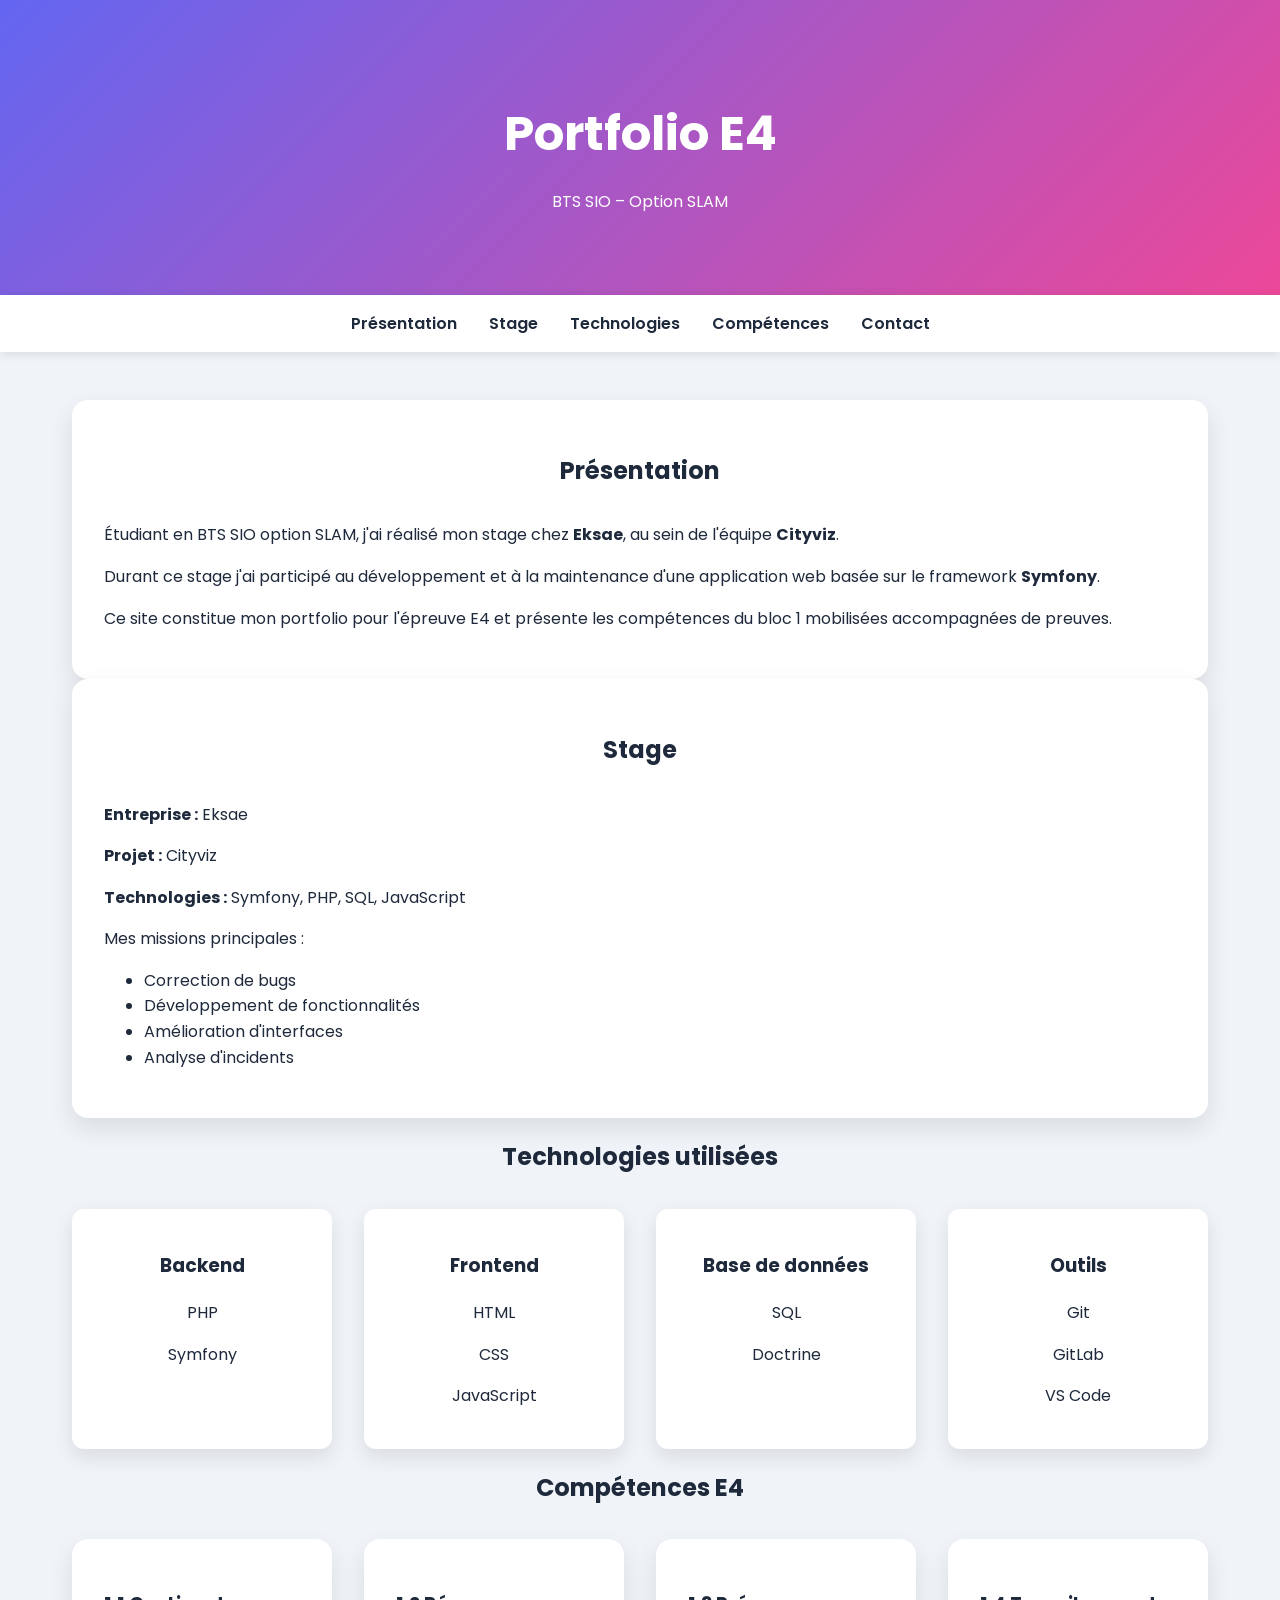
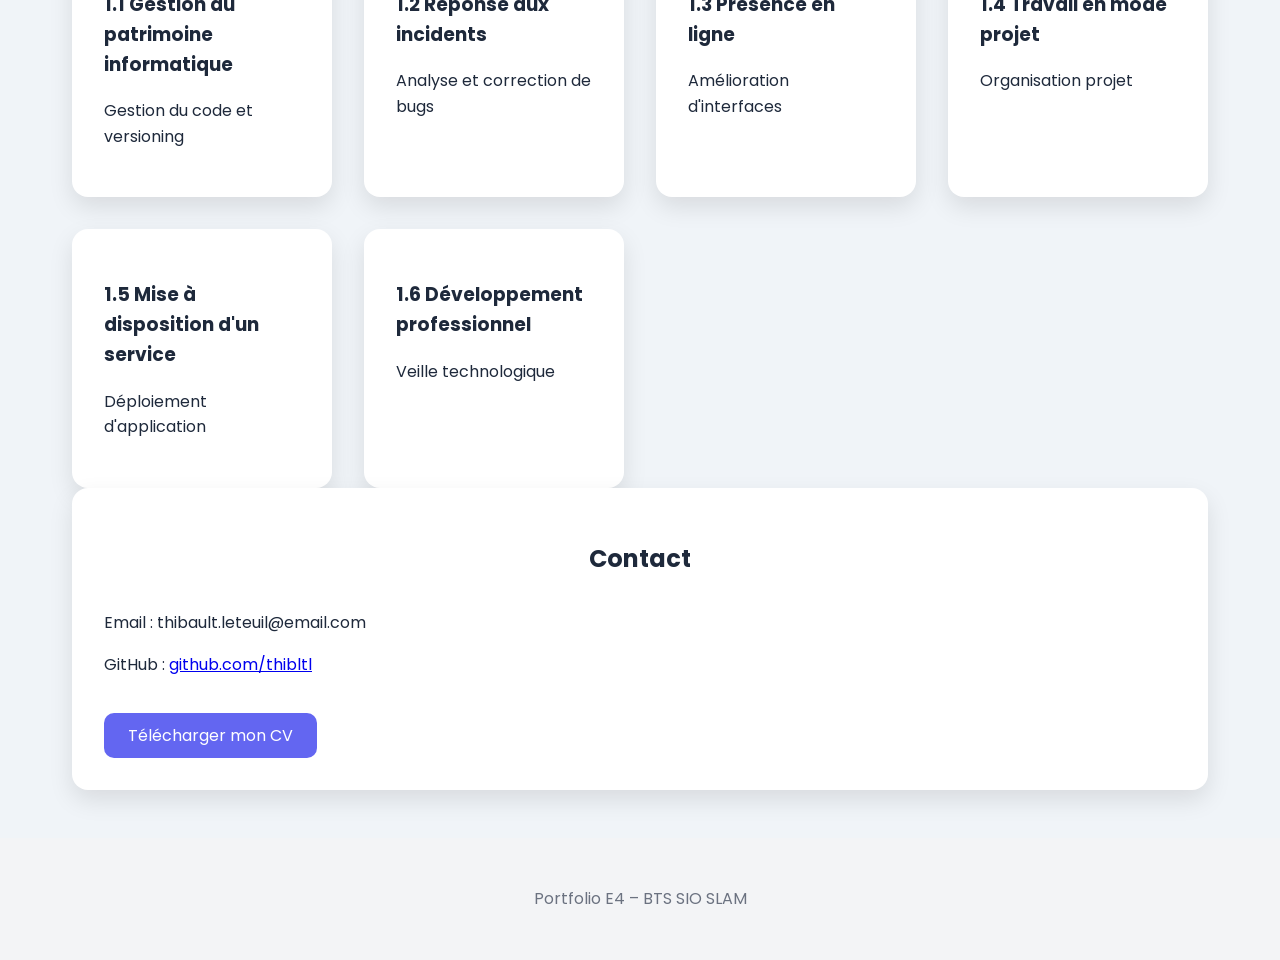
<file: index.html>
<!DOCTYPE html>
<html lang="fr">

<head>
<meta charset="UTF-8">
<meta name="viewport" content="width=device-width, initial-scale=1.0">

<title>Portfolio E4 – BTS SIO SLAM</title>

<link rel="stylesheet" href="style.css">

<link href="https://fonts.googleapis.com/css2?family=Poppins:wght@400;600;700&display=swap" rel="stylesheet">

</head>

<body>

<header>
<h1>Portfolio E4</h1>
<p>BTS SIO – Option SLAM</p>
</header>

<nav>
<a href="#presentation">Présentation</a>
<a href="#stage">Stage</a>
<a href="#technologies">Technologies</a>
<a href="#competences">Compétences</a>
<a href="#contact">Contact</a>
</nav>

<main>

<section id="presentation" class="card show">
<h2>Présentation</h2>

<p>
Étudiant en BTS SIO option SLAM, j'ai réalisé mon stage chez
<strong>Eksae</strong>, au sein de l'équipe <strong>Cityviz</strong>.
</p>

<p>
Durant ce stage j'ai participé au développement et à la maintenance
d'une application web basée sur le framework <strong>Symfony</strong>.
</p>

<p>
Ce site constitue mon portfolio pour l'épreuve E4 et présente
les compétences du bloc 1 mobilisées accompagnées de preuves.
</p>

</section>


<section id="stage" class="card">

<h2>Stage</h2>

<p><strong>Entreprise :</strong> Eksae</p>

<p><strong>Projet :</strong> Cityviz</p>

<p><strong>Technologies :</strong> Symfony, PHP, SQL, JavaScript</p>

<p>Mes missions principales :</p>

<ul>

<li>Correction de bugs</li>

<li>Développement de fonctionnalités</li>

<li>Amélioration d'interfaces</li>

<li>Analyse d'incidents</li>

</ul>

</section>


<section id="technologies">

<h2>Technologies utilisées</h2>

<div class="tech-grid">

<div class="tech-card">
<h3>Backend</h3>
<p>PHP</p>
<p>Symfony</p>
</div>

<div class="tech-card">
<h3>Frontend</h3>
<p>HTML</p>
<p>CSS</p>
<p>JavaScript</p>
</div>

<div class="tech-card">
<h3>Base de données</h3>
<p>SQL</p>
<p>Doctrine</p>
</div>

<div class="tech-card">
<h3>Outils</h3>
<p>Git</p>
<p>GitLab</p>
<p>VS Code</p>
</div>

</div>

</section>


<section id="competences">

<h2>Compétences E4</h2>

<div class="grid">

<a class="card link-card" href="competences/c11.html">
<h3>1.1 Gestion du patrimoine informatique</h3>
<p>Gestion du code et versioning</p>
</a>

<a class="card link-card" href="competences/c12.html">
<h3>1.2 Réponse aux incidents</h3>
<p>Analyse et correction de bugs</p>
</a>

<a class="card link-card" href="competences/c13.html">
<h3>1.3 Présence en ligne</h3>
<p>Amélioration d'interfaces</p>
</a>

<a class="card link-card" href="competences/c14.html">
<h3>1.4 Travail en mode projet</h3>
<p>Organisation projet</p>
</a>

<a class="card link-card" href="competences/c15.html">
<h3>1.5 Mise à disposition d'un service</h3>
<p>Déploiement d'application</p>
</a>

<a class="card link-card" href="competences/c16.html">
<h3>1.6 Développement professionnel</h3>
<p>Veille technologique</p>
</a>

</div>

</section>


<section id="contact" class="card">

<h2>Contact</h2>

<p>Email : thibault.leteuil@email.com</p>

<p>
GitHub :
<a href="https://github.com/thibltl" target="_blank">
github.com/thibltl
</a>
</p>

<a class="button" href="CV.pdf" target="_blank">
Télécharger mon CV
</a>

</section>

</main>


<footer>
<p>Portfolio E4 – BTS SIO SLAM</p>
</footer>

<script src="script.js"></script>

</body>
</html>
</file>
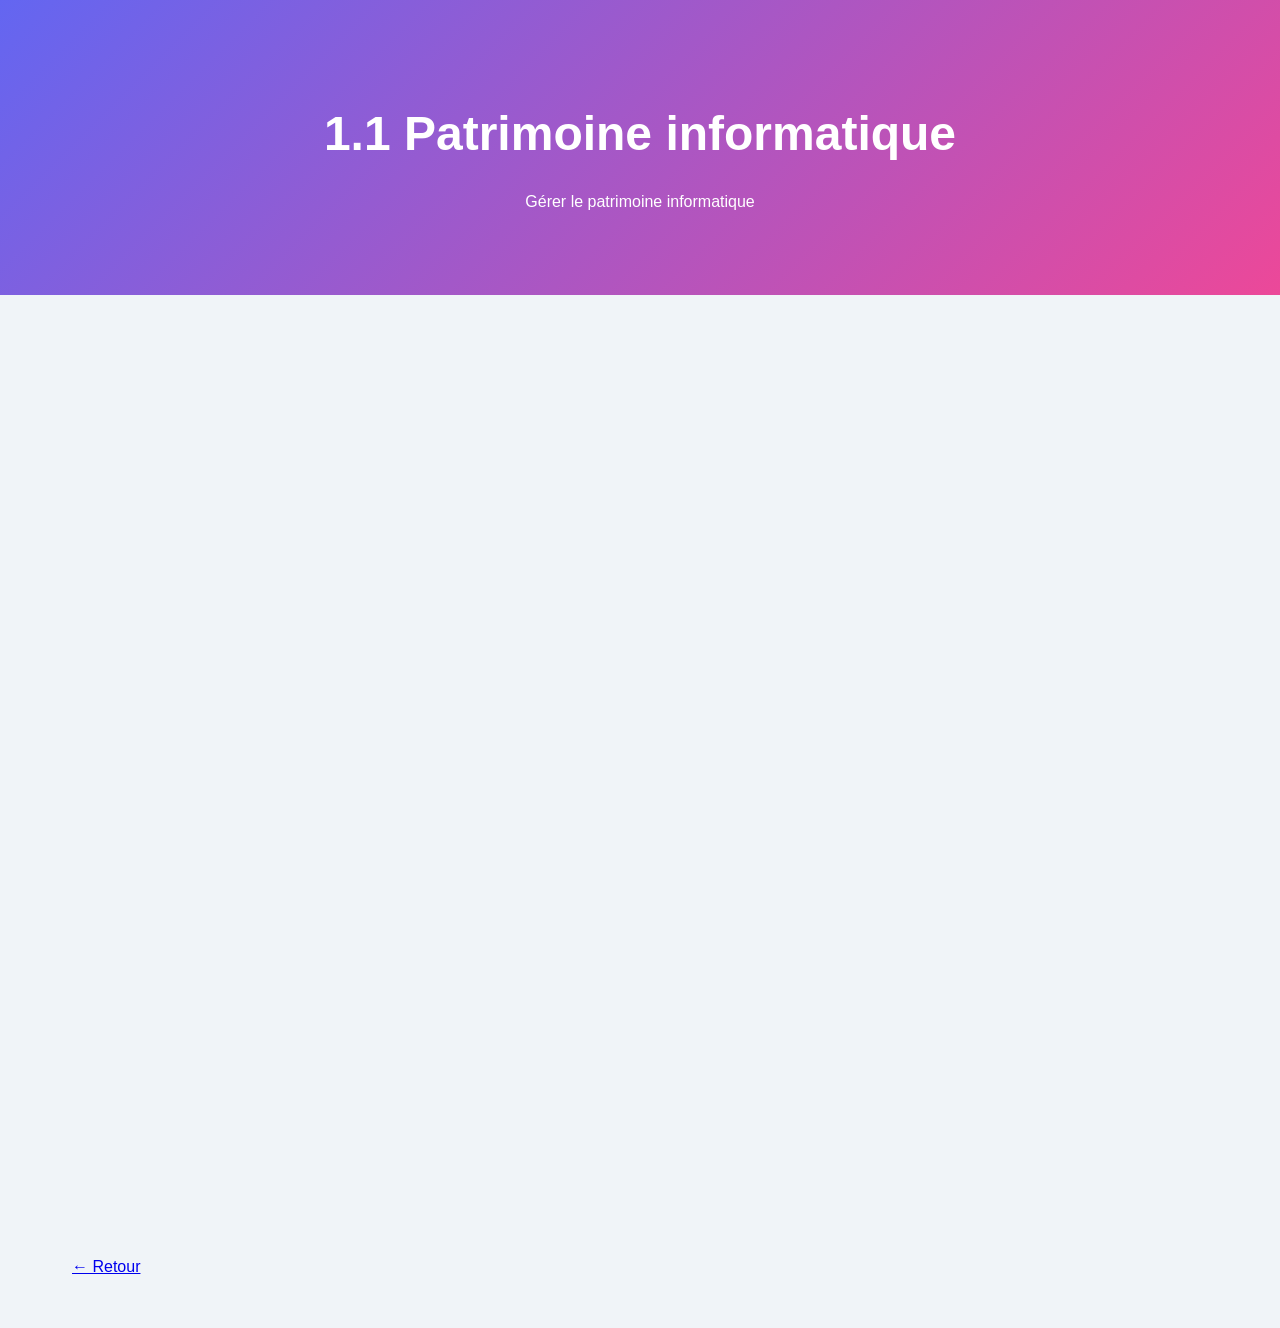
<file: c11.html>
<!DOCTYPE html>
<html lang="fr">
<head>
    <meta charset="UTF-8">
    <title>1.1 Patrimoine informatique</title>
    <link rel="stylesheet" href="../style.css">
</head>
<body>

<header>
    <h1>1.1 Patrimoine informatique</h1>
    <p>Gérer le patrimoine informatique</p>
</header>

<main>

<section class="card">
    <h2>Contexte</h2>
    <p>Stage chez Eksae / Cityviz – application Symfony.</p>
</section>

<section class="card">
    <h2>Activités réalisées</h2>
    <ul>
        <li>Gestion des dépôts Git</li>
        <li>Organisation du code Symfony</li>
        <li>Rédaction de documentation technique</li>
    </ul>
</section>

<section class="card">
    <h2>Outils</h2>
    <ul>
        <li>Git / GitLab</li>
        <li>VS Code</li>
        <li>Symfony</li>
    </ul>
</section>

<section class="card">
    <h2>Preuves téléchargeables</h2>
    <ul class="preuves">
        <li>📄 Procédure d’installation du projet</li>
        <li>📄 Documentation technique</li>
    </ul>
</section>

<a class="back" href="../index.html">← Retour</a>

</main>
</body>
</html>
</file>
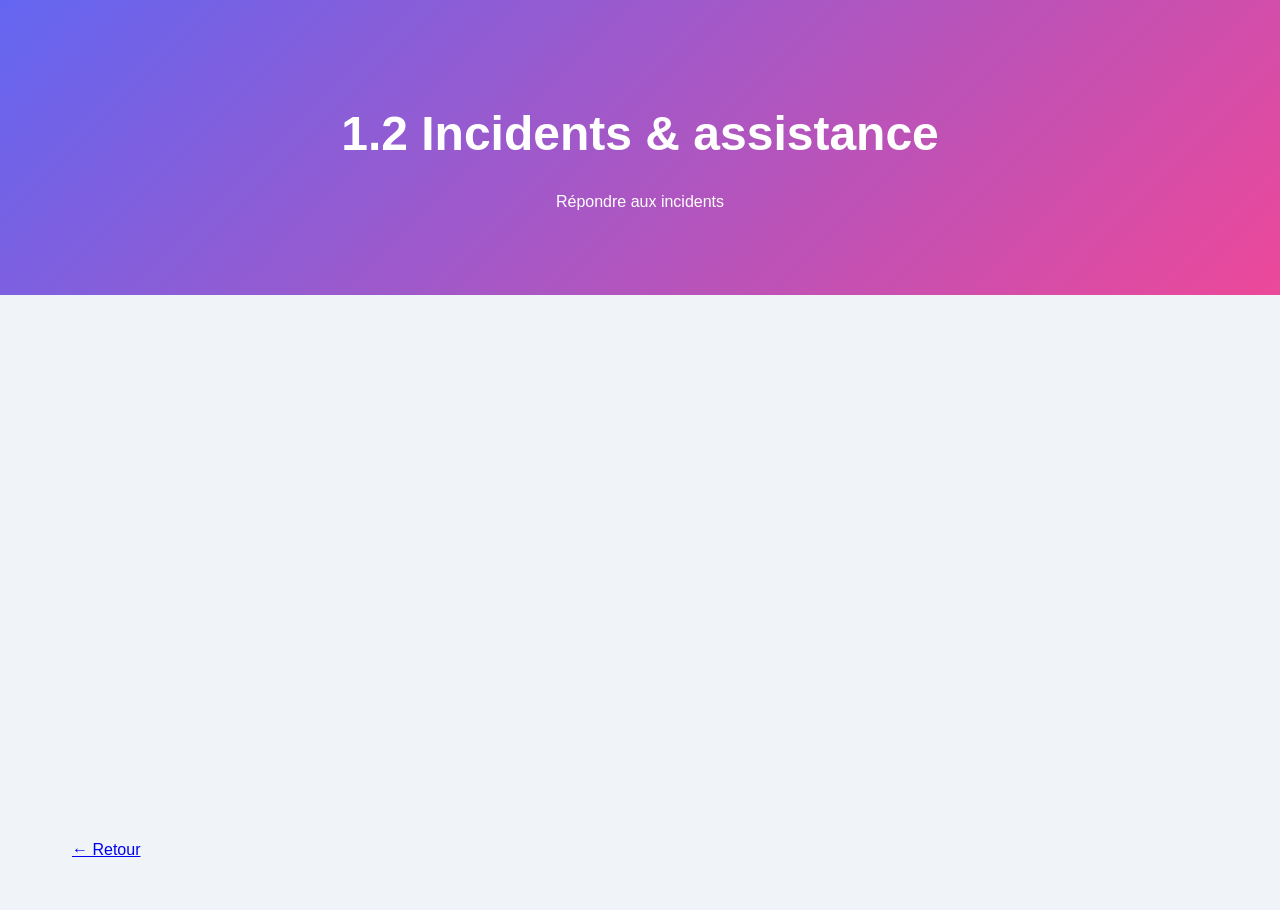
<file: c12.html>
<!DOCTYPE html>
<html lang="fr">
<head>
    <meta charset="UTF-8">
    <title>1.2 Incidents & assistance</title>
    <link rel="stylesheet" href="../style.css">
</head>
<body>

<header>
    <h1>1.2 Incidents & assistance</h1>
    <p>Répondre aux incidents</p>
</header>

<main>

<section class="card">
    <h2>Activités réalisées</h2>
    <ul>
        <li>Analyse de bugs</li>
        <li>Correction du code</li>
        <li>Tests et validation</li>
        <li>Documentation par bug</li>
    </ul>
</section>

<section class="card">
    <h2>Preuves téléchargeables</h2>
    <ul class="preuves">
        <li>📄 Compte-rendu de correction de bug</li>
        <li>📄 Documentation technique associée</li>
    </ul>
</section>

<a class="back" href="../index.html">← Retour</a>

</main>
</body>
</html>
</file>
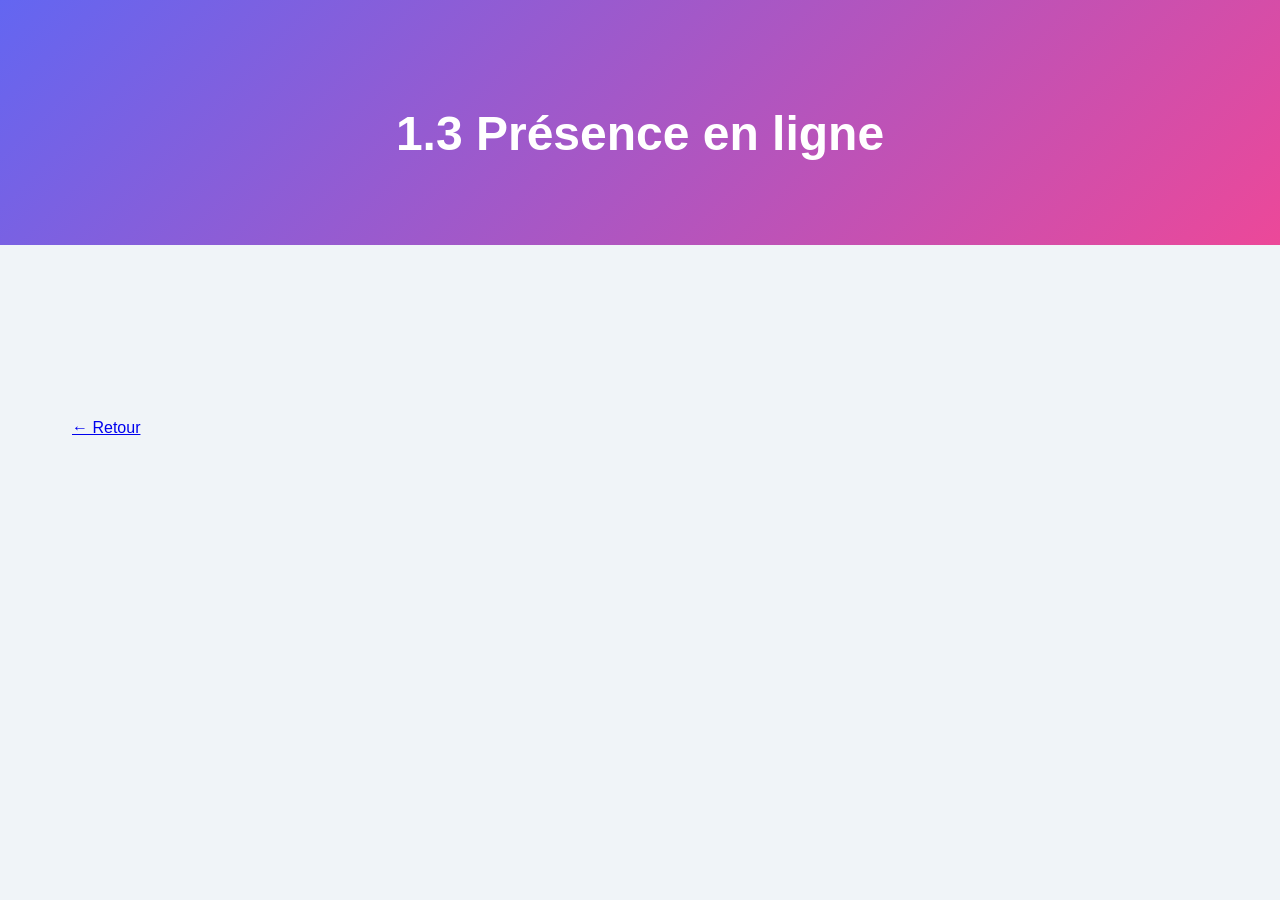
<file: c13.html>
<!DOCTYPE html>
<html lang="fr">
<head>
    <meta charset="UTF-8">
    <title>1.3 Présence en ligne</title>
    <link rel="stylesheet" href="../style.css">
</head>
<body>

<header>
    <h1>1.3 Présence en ligne</h1>
</header>

<main>

<section class="card">
    <p>Évolution d’interfaces et fonctionnalités web de l’application.</p>
</section>

<a class="back" href="../index.html">← Retour</a>

</main>
</body>
</html>
</file>
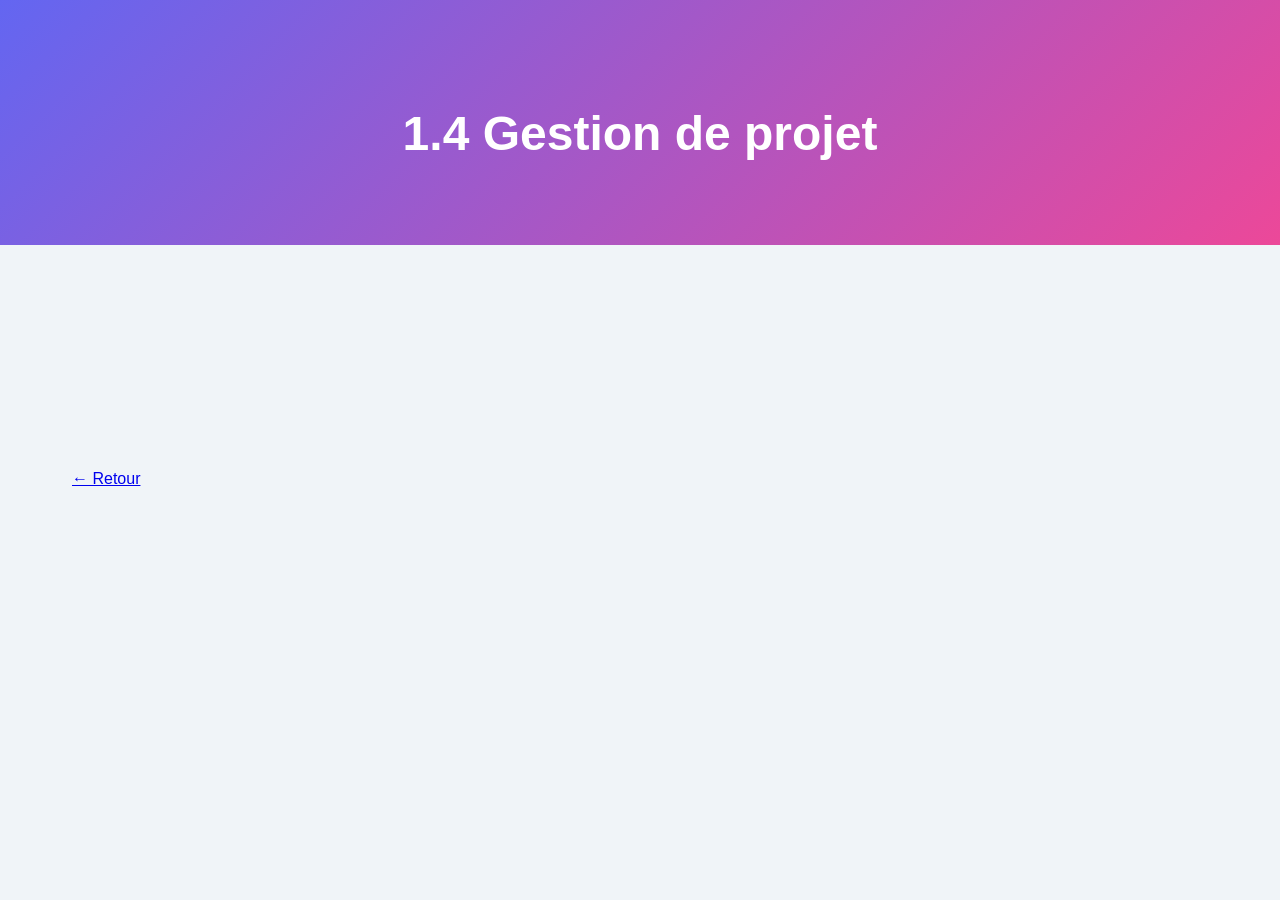
<file: c14.html>
<!DOCTYPE html>
<html lang="fr">
<head>
    <meta charset="UTF-8">
    <title>1.4 Gestion de projet</title>
    <link rel="stylesheet" href="../style.css">
</head>
<body>

<header>
    <h1>1.4 Gestion de projet</h1>
</header>

<main>

<section class="card">
    <ul>
        <li>Organisation des tâches</li>
        <li>Suivi de l’avancement</li>
        <li>Travail en équipe</li>
    </ul>
</section>

<a class="back" href="../index.html">← Retour</a>

</main>
</body>
</html>
</file>
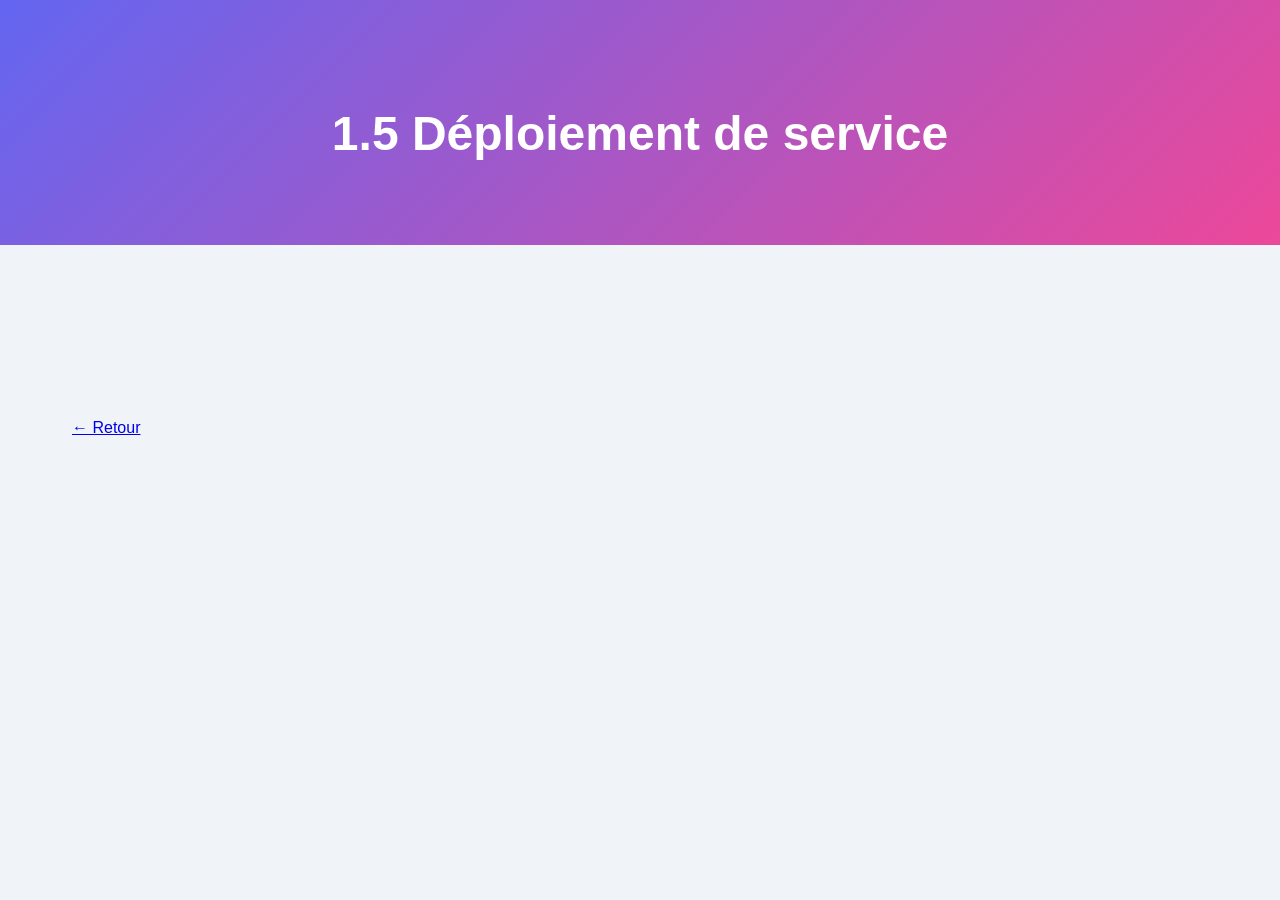
<file: c15.html>
<!DOCTYPE html>
<html lang="fr">
<head>
    <meta charset="UTF-8">
    <title>1.5 Déploiement de service</title>
    <link rel="stylesheet" href="../style.css">
</head>
<body>

<header>
    <h1>1.5 Déploiement de service</h1>
</header>

<main>

<section class="card">
    <p>Mise à disposition de l’application et documentation utilisateur.</p>
</section>

<a class="back" href="../index.html">← Retour</a>

</main>
</body>
</html>
</file>
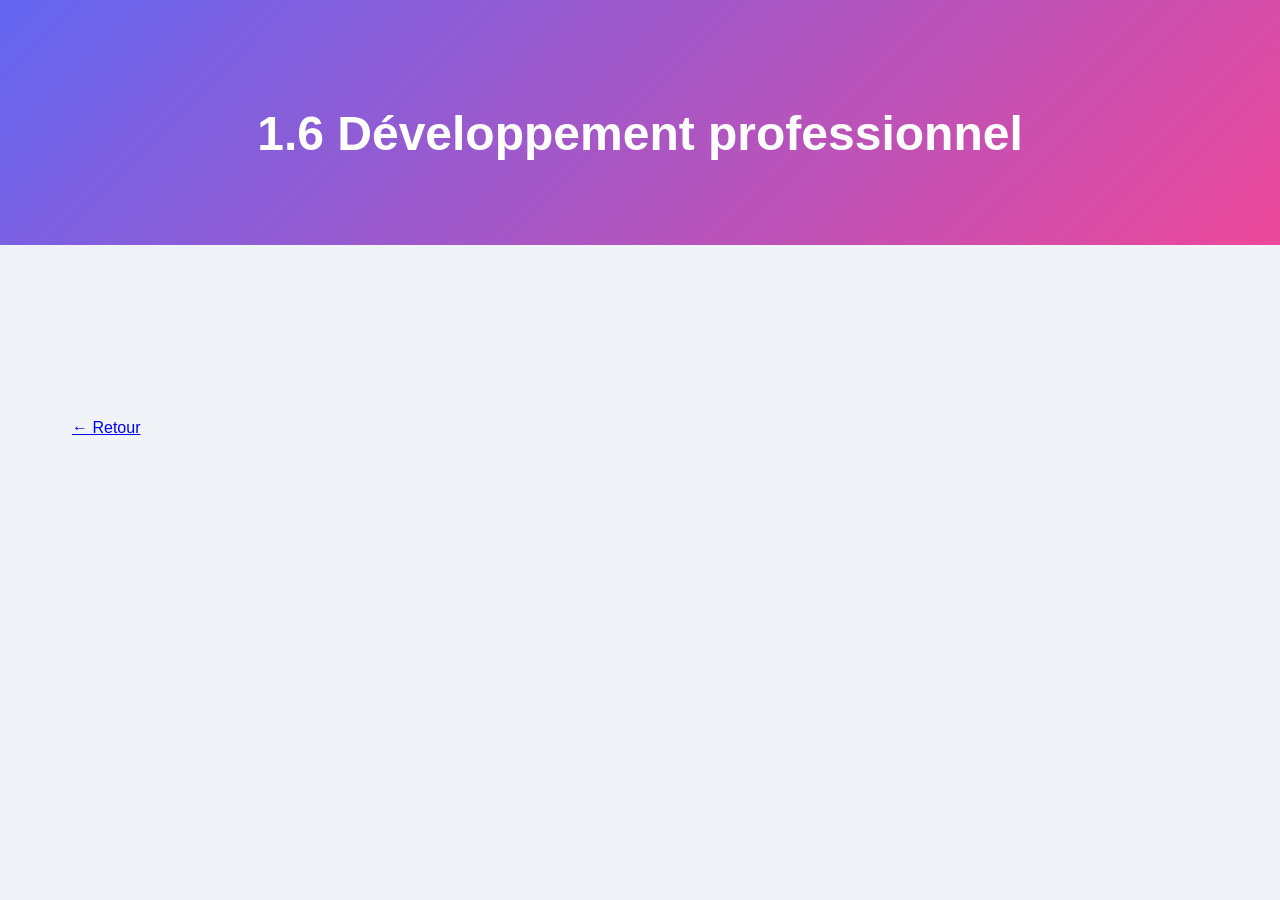
<file: c16.html>
<!DOCTYPE html>
<html lang="fr">
<head>
    <meta charset="UTF-8">
    <title>1.6 Développement professionnel</title>
    <link rel="stylesheet" href="../style.css">
</head>
<body>

<header>
    <h1>1.6 Développement professionnel</h1>
</header>

<main>

<section class="card">
    <p>Veille technologique, auto-formation et montée en compétences.</p>
</section>

<a class="back" href="../index.html">← Retour</a>

</main>
</body>
</html>
</file>
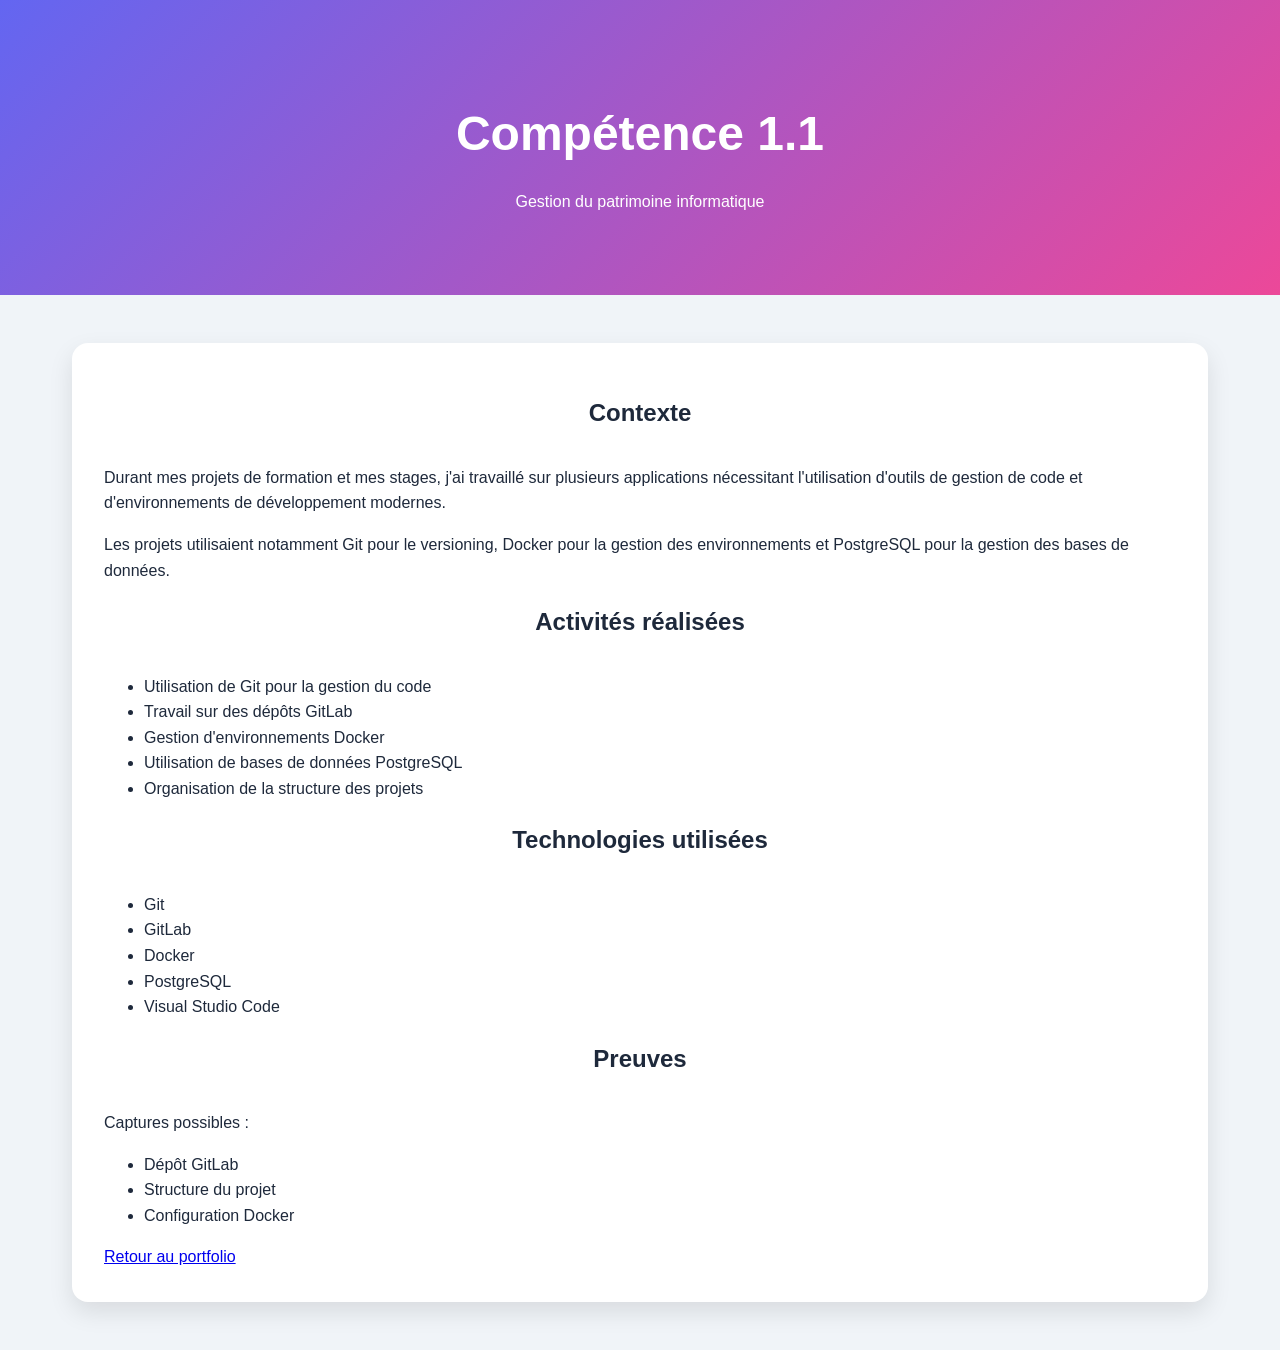
<file: competences/c11.html>
<!DOCTYPE html>
<html lang="fr">

<head>
<meta charset="UTF-8">
<title>Compétence 1.1</title>
<link rel="stylesheet" href="../style.css">
</head>

<body>

<header>
<h1>Compétence 1.1</h1>
<p>Gestion du patrimoine informatique</p>
</header>

<main>

<section class="card show">

<h2>Contexte</h2>

<p>
Durant mes projets de formation et mes stages, j'ai travaillé sur plusieurs
applications nécessitant l'utilisation d'outils de gestion de code
et d'environnements de développement modernes.
</p>

<p>
Les projets utilisaient notamment Git pour le versioning, Docker pour
la gestion des environnements et PostgreSQL pour la gestion des bases
de données.
</p>

<h2>Activités réalisées</h2>

<ul>
<li>Utilisation de Git pour la gestion du code</li>
<li>Travail sur des dépôts GitLab</li>
<li>Gestion d'environnements Docker</li>
<li>Utilisation de bases de données PostgreSQL</li>
<li>Organisation de la structure des projets</li>
</ul>

<h2>Technologies utilisées</h2>

<ul>
<li>Git</li>
<li>GitLab</li>
<li>Docker</li>
<li>PostgreSQL</li>
<li>Visual Studio Code</li>
</ul>

<h2>Preuves</h2>

<p>Captures possibles :</p>

<ul>
<li>Dépôt GitLab</li>
<li>Structure du projet</li>
<li>Configuration Docker</li>
</ul>

<a class="back" href="../index.html">Retour au portfolio</a>

</section>

</main>

</body>
</html>
</file>
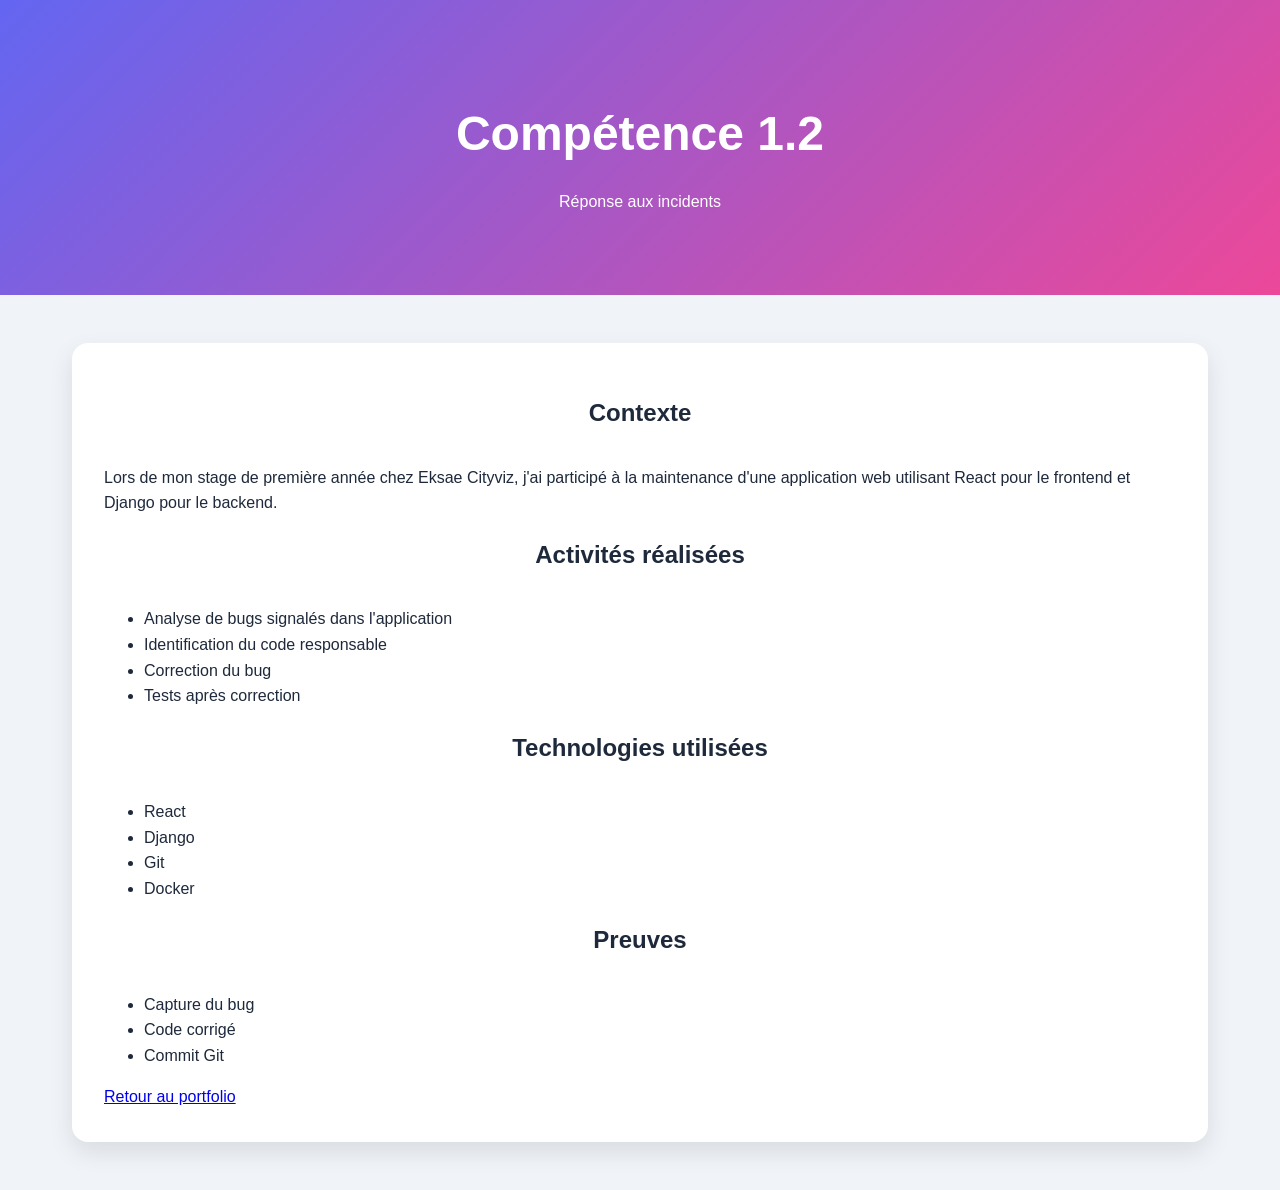
<file: competences/c12.html>
<!DOCTYPE html>
<html lang="fr">

<head>
<meta charset="UTF-8">
<title>Compétence 1.2</title>
<link rel="stylesheet" href="../style.css">
</head>

<body>

<header>
<h1>Compétence 1.2</h1>
<p>Réponse aux incidents</p>
</header>

<main>

<section class="card show">

<h2>Contexte</h2>

<p>
Lors de mon stage de première année chez Eksae Cityviz, j'ai participé
à la maintenance d'une application web utilisant React pour le frontend
et Django pour le backend.
</p>

<h2>Activités réalisées</h2>

<ul>
<li>Analyse de bugs signalés dans l'application</li>
<li>Identification du code responsable</li>
<li>Correction du bug</li>
<li>Tests après correction</li>
</ul>

<h2>Technologies utilisées</h2>

<ul>
<li>React</li>
<li>Django</li>
<li>Git</li>
<li>Docker</li>
</ul>

<h2>Preuves</h2>

<ul>
<li>Capture du bug</li>
<li>Code corrigé</li>
<li>Commit Git</li>
</ul>

<a class="back" href="../index.html">Retour au portfolio</a>

</section>

</main>

</body>
</html>
</file>
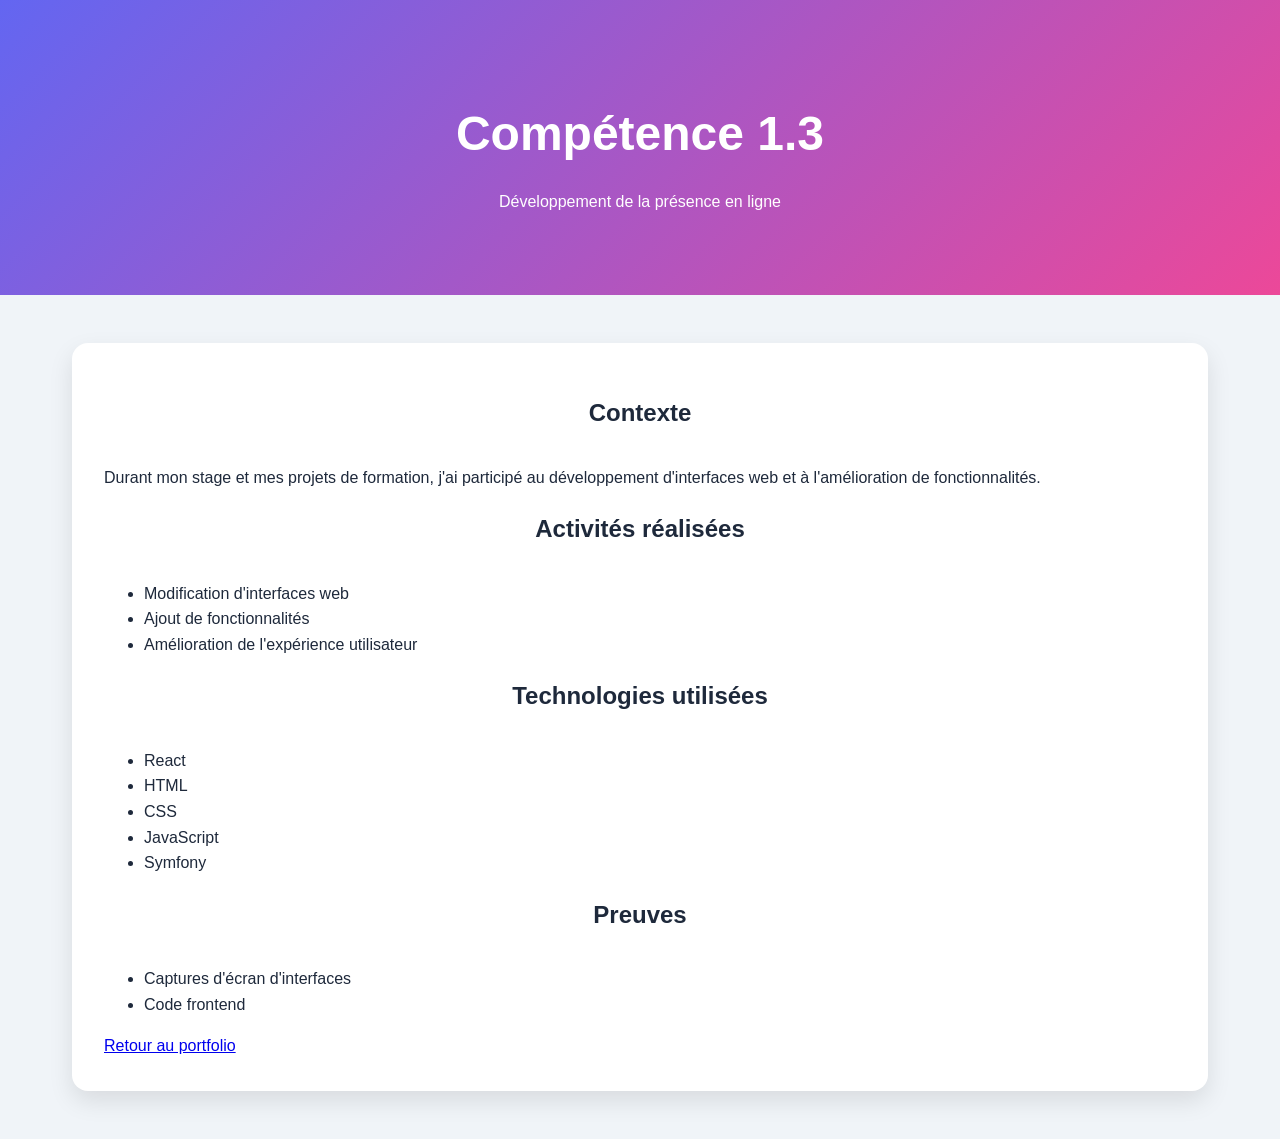
<file: competences/c13.html>
<!DOCTYPE html>
<html lang="fr">

<head>
<meta charset="UTF-8">
<title>Compétence 1.3</title>
<link rel="stylesheet" href="../style.css">
</head>

<body>

<header>
<h1>Compétence 1.3</h1>
<p>Développement de la présence en ligne</p>
</header>

<main>

<section class="card show">

<h2>Contexte</h2>

<p>
Durant mon stage et mes projets de formation, j'ai participé au
développement d'interfaces web et à l'amélioration de fonctionnalités.
</p>

<h2>Activités réalisées</h2>

<ul>
<li>Modification d'interfaces web</li>
<li>Ajout de fonctionnalités</li>
<li>Amélioration de l'expérience utilisateur</li>
</ul>

<h2>Technologies utilisées</h2>

<ul>
<li>React</li>
<li>HTML</li>
<li>CSS</li>
<li>JavaScript</li>
<li>Symfony</li>
</ul>

<h2>Preuves</h2>

<ul>
<li>Captures d'écran d'interfaces</li>
<li>Code frontend</li>
</ul>

<a class="back" href="../index.html">Retour au portfolio</a>

</section>

</main>

</body>
</html>
</file>
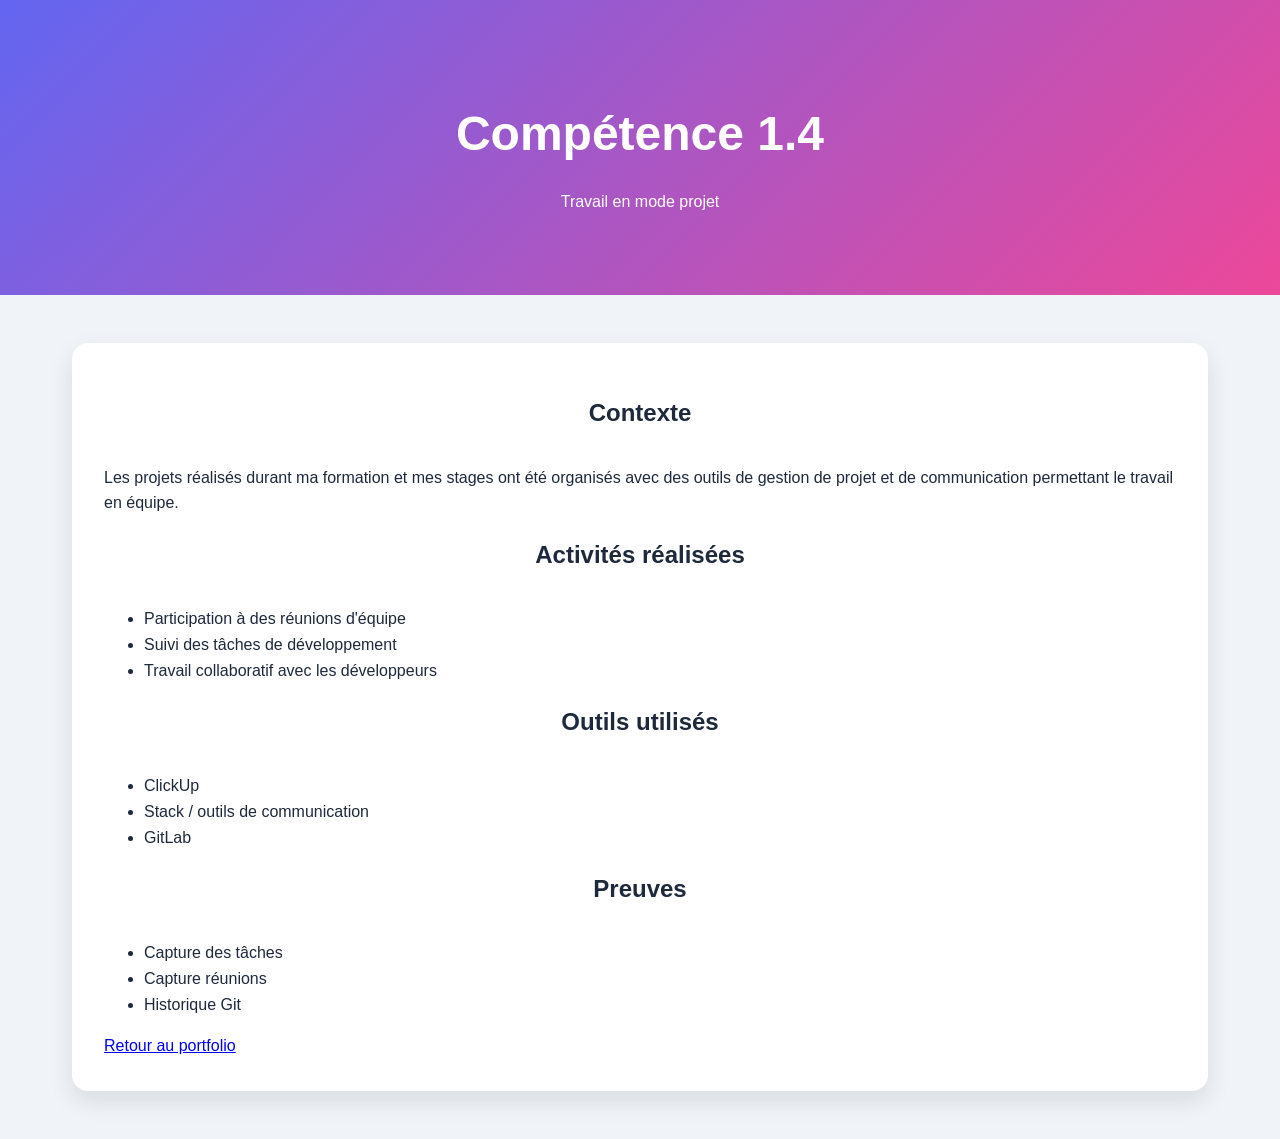
<file: competences/c14.html>
<!DOCTYPE html>
<html lang="fr">

<head>
<meta charset="UTF-8">
<title>Compétence 1.4</title>
<link rel="stylesheet" href="../style.css">
</head>

<body>

<header>
<h1>Compétence 1.4</h1>
<p>Travail en mode projet</p>
</header>

<main>

<section class="card show">

<h2>Contexte</h2>

<p>
Les projets réalisés durant ma formation et mes stages ont été
organisés avec des outils de gestion de projet et de communication
permettant le travail en équipe.
</p>

<h2>Activités réalisées</h2>

<ul>
<li>Participation à des réunions d'équipe</li>
<li>Suivi des tâches de développement</li>
<li>Travail collaboratif avec les développeurs</li>
</ul>

<h2>Outils utilisés</h2>

<ul>
<li>ClickUp</li>
<li>Stack / outils de communication</li>
<li>GitLab</li>
</ul>

<h2>Preuves</h2>

<ul>
<li>Capture des tâches</li>
<li>Capture réunions</li>
<li>Historique Git</li>
</ul>

<a class="back" href="../index.html">Retour au portfolio</a>

</section>

</main>

</body>
</html>
</file>
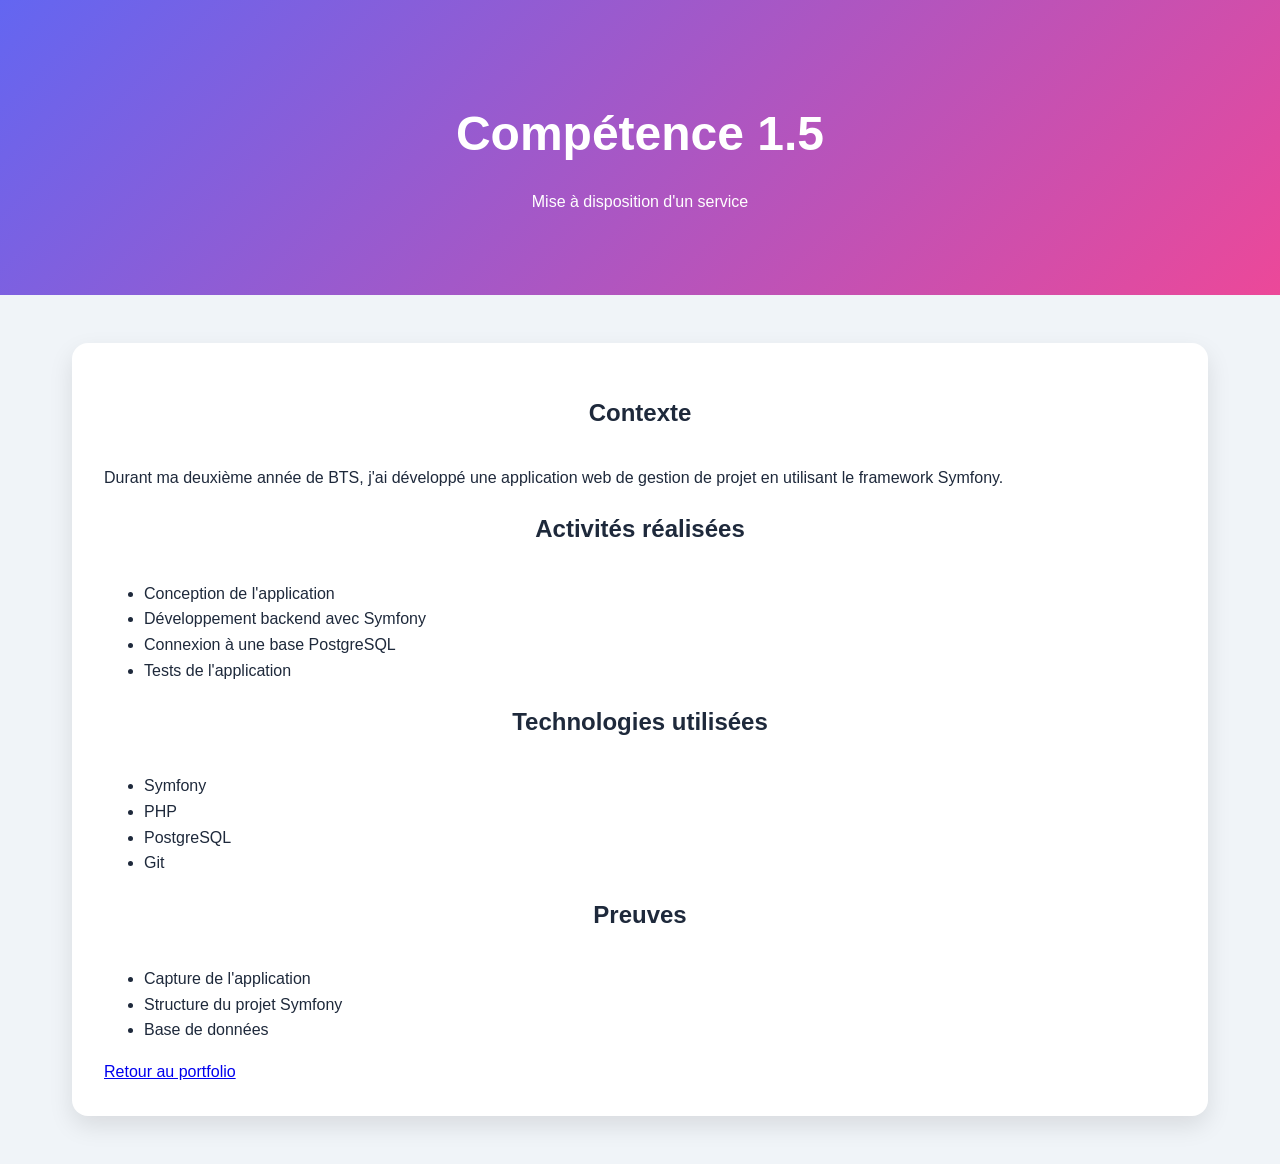
<file: competences/c15.html>
<!DOCTYPE html>
<html lang="fr">

<head>
<meta charset="UTF-8">
<title>Compétence 1.5</title>
<link rel="stylesheet" href="../style.css">
</head>

<body>

<header>
<h1>Compétence 1.5</h1>
<p>Mise à disposition d'un service</p>
</header>

<main>

<section class="card show">

<h2>Contexte</h2>

<p>
Durant ma deuxième année de BTS, j'ai développé une application web
de gestion de projet en utilisant le framework Symfony.
</p>

<h2>Activités réalisées</h2>

<ul>
<li>Conception de l'application</li>
<li>Développement backend avec Symfony</li>
<li>Connexion à une base PostgreSQL</li>
<li>Tests de l'application</li>
</ul>

<h2>Technologies utilisées</h2>

<ul>
<li>Symfony</li>
<li>PHP</li>
<li>PostgreSQL</li>
<li>Git</li>
</ul>

<h2>Preuves</h2>

<ul>
<li>Capture de l'application</li>
<li>Structure du projet Symfony</li>
<li>Base de données</li>
</ul>

<a class="back" href="../index.html">Retour au portfolio</a>

</section>

</main>

</body>
</html>
</file>
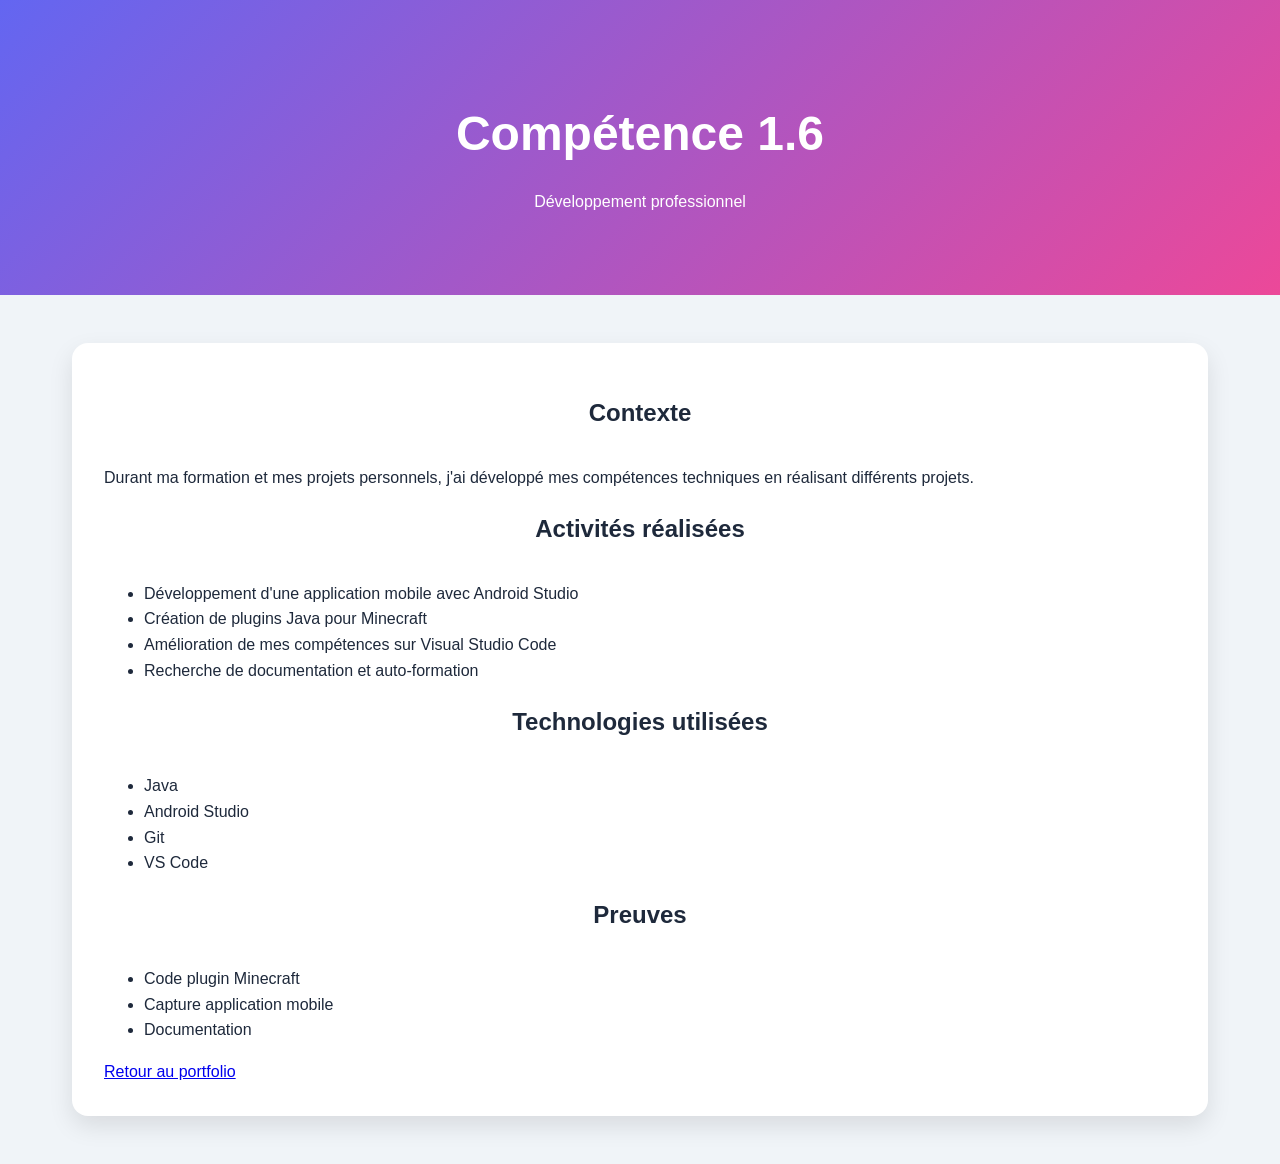
<file: competences/c16.html>
<!DOCTYPE html>
<html lang="fr">

<head>
<meta charset="UTF-8">
<title>Compétence 1.6</title>
<link rel="stylesheet" href="../style.css">
</head>

<body>

<header>
<h1>Compétence 1.6</h1>
<p>Développement professionnel</p>
</header>

<main>

<section class="card show">

<h2>Contexte</h2>

<p>
Durant ma formation et mes projets personnels, j'ai développé mes
compétences techniques en réalisant différents projets.
</p>

<h2>Activités réalisées</h2>

<ul>
<li>Développement d'une application mobile avec Android Studio</li>
<li>Création de plugins Java pour Minecraft</li>
<li>Amélioration de mes compétences sur Visual Studio Code</li>
<li>Recherche de documentation et auto-formation</li>
</ul>

<h2>Technologies utilisées</h2>

<ul>
<li>Java</li>
<li>Android Studio</li>
<li>Git</li>
<li>VS Code</li>
</ul>

<h2>Preuves</h2>

<ul>
<li>Code plugin Minecraft</li>
<li>Capture application mobile</li>
<li>Documentation</li>
</ul>

<a class="back" href="../index.html">Retour au portfolio</a>

</section>

</main>

</body>
</html>
</file>
<file: style.css>
*{
box-sizing:border-box;
font-family:"Poppins",sans-serif;
transition:all .3s ease;
}

body{
margin:0;
background:#f0f4f8;
color:#1e293b;
line-height:1.6;
}

header{
background:linear-gradient(135deg,#6366f1,#ec4899);
color:white;
padding:4rem 2rem;
text-align:center;
}

header h1{
font-size:3rem;
margin-bottom:.5rem;
}

nav{
display:flex;
justify-content:center;
gap:2rem;
background:white;
padding:1rem;
box-shadow:0 2px 10px rgba(0,0,0,.1);
position:sticky;
top:0;
z-index:100;
}

nav a{
text-decoration:none;
font-weight:600;
color:#1e293b;
}

nav a:hover{
color:#6366f1;
}

main{
max-width:1200px;
margin:auto;
padding:3rem 2rem;
}

h2{
text-align:center;
margin-bottom:2rem;
}

.grid{
display:grid;
grid-template-columns:repeat(auto-fit,minmax(260px,1fr));
gap:2rem;
}

.card{
background:white;
padding:2rem;
border-radius:16px;
box-shadow:0 10px 25px rgba(0,0,0,.1);
opacity:0;
transform:translateY(30px);
}

.card.show{
opacity:1;
transform:translateY(0);
}

.card:hover{
transform:translateY(-6px);
box-shadow:0 15px 35px rgba(0,0,0,.15);
}

.link-card{
text-decoration:none;
color:inherit;
}

.tech-grid{
display:grid;
grid-template-columns:repeat(auto-fit,minmax(200px,1fr));
gap:2rem;
}

.tech-card{
background:white;
padding:1.5rem;
border-radius:12px;
box-shadow:0 8px 20px rgba(0,0,0,.1);
text-align:center;
}

.button{
display:inline-block;
margin-top:20px;
padding:.6rem 1.5rem;
background:#6366f1;
color:white;
border-radius:10px;
text-decoration:none;
}

footer{
background:#f3f4f6;
text-align:center;
padding:2rem;
color:#6b7280;
}
</file>
